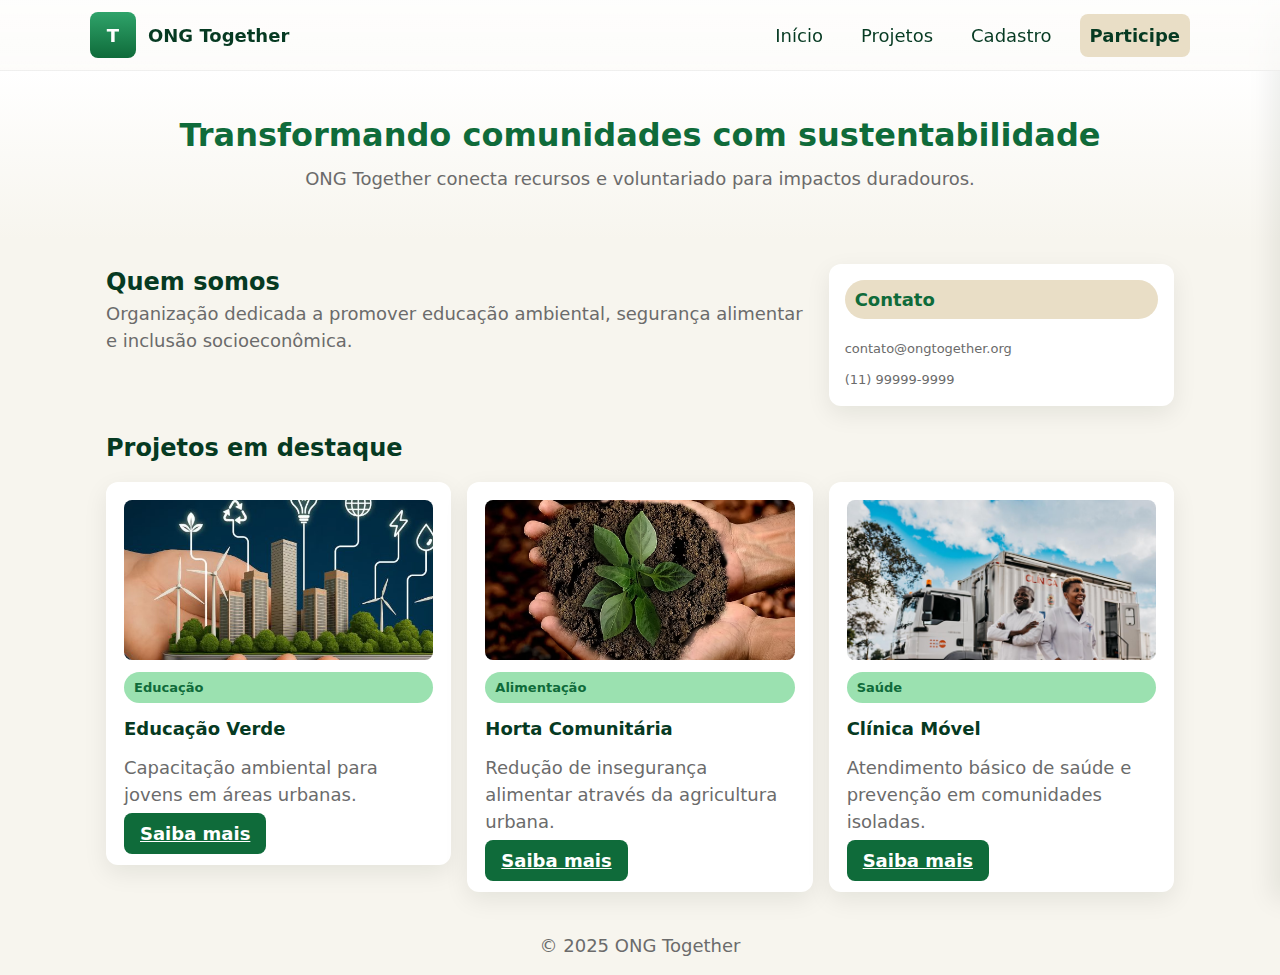
<file: index.html>
<!doctype html>
<html lang="pt-BR">

<head>
  <meta charset="utf-8">
  <meta name="viewport" content="width=device-width,initial-scale=1">
  <title>ONG Together</title>
  <link rel="stylesheet" href="css/main.css">
</head>

<body>
  <header class="header" role="banner">
    <div class="container inner">
      <a href="index.html" class="brand" aria-label="ONG Together home">
        <div class="logo-mark">T</div>
        <div>ONG <strong>Together</strong></div>
      </a>

      <nav class="nav-desktop" aria-label="Principal">
        <ul>
          <li class="nav-item"><a href="index.html">Início</a></li>
          <li class="nav-item"><a href="projetos.html">Projetos</a>
            <div class="submenu" role="menu" aria-label="Projetos submenu">
              <a href="projetos.html#destaque">Destaques</a>
              <a href="projetos.html#novos-projetos">Novos</a>
            </div>
          </li>
          <li class="nav-item"><a href="cadastro.html">Cadastro</a></li>
          <li><a class="badge" href="cadastro.html">Participe</a></li>
        </ul>
      </nav>

      <div class="nav-mobile">
        <button class="hamburger" aria-label="Abrir menu" aria-controls="mobile-panel"
          aria-expanded="false">&#9776;</button>
      </div>
    </div>
  </header>

  <div id="mobile-panel" class="mobile-panel" role="dialog" aria-label="Menu móvel" aria-hidden="true">
    <button class="hamburger" aria-label="Fechar menu">✕</button>
    <nav>
      <ul style="list-style:none;padding:16px 0;display:flex;flex-direction:column;gap:8px">
        <li><a href="index.html">Início</a></li>
        <li><a href="projetos.html">Projetos</a></li>
        <li><a href="cadastro.html">Cadastro</a></li>
      </ul>
    </nav>
  </div>

  <main>
    <section class="hero" role="region" aria-label="Destaque">
      <div class="container">
        <h1>Transformando comunidades com sustentabilidade</h1>
        <p>ONG Together conecta recursos e voluntariado para impactos duradouros.</p>
      </div>
    </section>

    <section id="sobre" class="container mt-24" role="region" aria-label="Quem somos">
      <div class="grid">
        <div class="col-8">
          <h2>Quem somos</h2>
          <p>Organização dedicada a promover educação ambiental, segurança alimentar e inclusão socioeconômica.</p>
        </div>
        <div class="col-4">
          <div class="card p-16" aria-label="Contato rápido">
            <div class="badge">Contato</div>
            <p class="field-help mt-8">contato@ongtogether.org</p>
            <p class="field-help">(11) 99999-9999</p>
          </div>
        </div>
      </div>
    </section>

    <section id="destaque" class="container mt-24" role="region" aria-label="Projetos em destaque">
      <h2>Projetos em destaque</h2>
      <div class="grid mt-16">
        <div class="col-4">
          <div class="card"><img src="img/Cidades-Sustentaveis-e-Inteligentes-1-e1748519049466-560x416.jpg"
              alt="Educação Verde"><span class="tag">Educação</span>
            <h3>Educação Verde</h3>
            <p>Capacitação ambiental para jovens em áreas urbanas.</p>
            <div><a class="btn" href="projetos.html">Saiba mais</a></div>
          </div>
        </div>
        <div class="col-4">
          <div class="card"><img src="img/meioambienteSolid.jpg" alt="Horta Comunitária"><span
              class="tag">Alimentação</span>
            <h3>Horta Comunitária</h3>
            <p>Redução de insegurança alimentar através da agricultura urbana.</p>
            <div><a class="btn" href="projetos.html">Saiba mais</a></div>
          </div>
        </div>
        <div class="col-4">
          <div class="card"><img src="img/clinicaMovel.jpg" alt="Clínica Móvel"><span class="tag">Saúde</span>
            <h3>Clínica Móvel</h3>
            <p>Atendimento básico de saúde e prevenção em comunidades isoladas.</p>
            <div><a class="btn" href="projetos.html">Saiba mais</a></div>
          </div>
        </div>
      </div>
    </section>

  </main>

  <footer class="mt-24">
    <div class="container text-center p-16">
      <p>&copy; 2025 ONG Together</p>
    </div>
  </footer>

  <div class="modal-backdrop" role="dialog" aria-hidden="true">
    <div class="modal">
      <h3>Obrigado!</h3>
      <p>Recebemos seu cadastro e entraremos em contato.</p>
      <div style="text-align:right;margin-top:12px"><button data-modal-close class="btn">Fechar</button></div>
    </div>
  </div>

  <script src="js/main.js"></script>
</body>

</html>
</file>
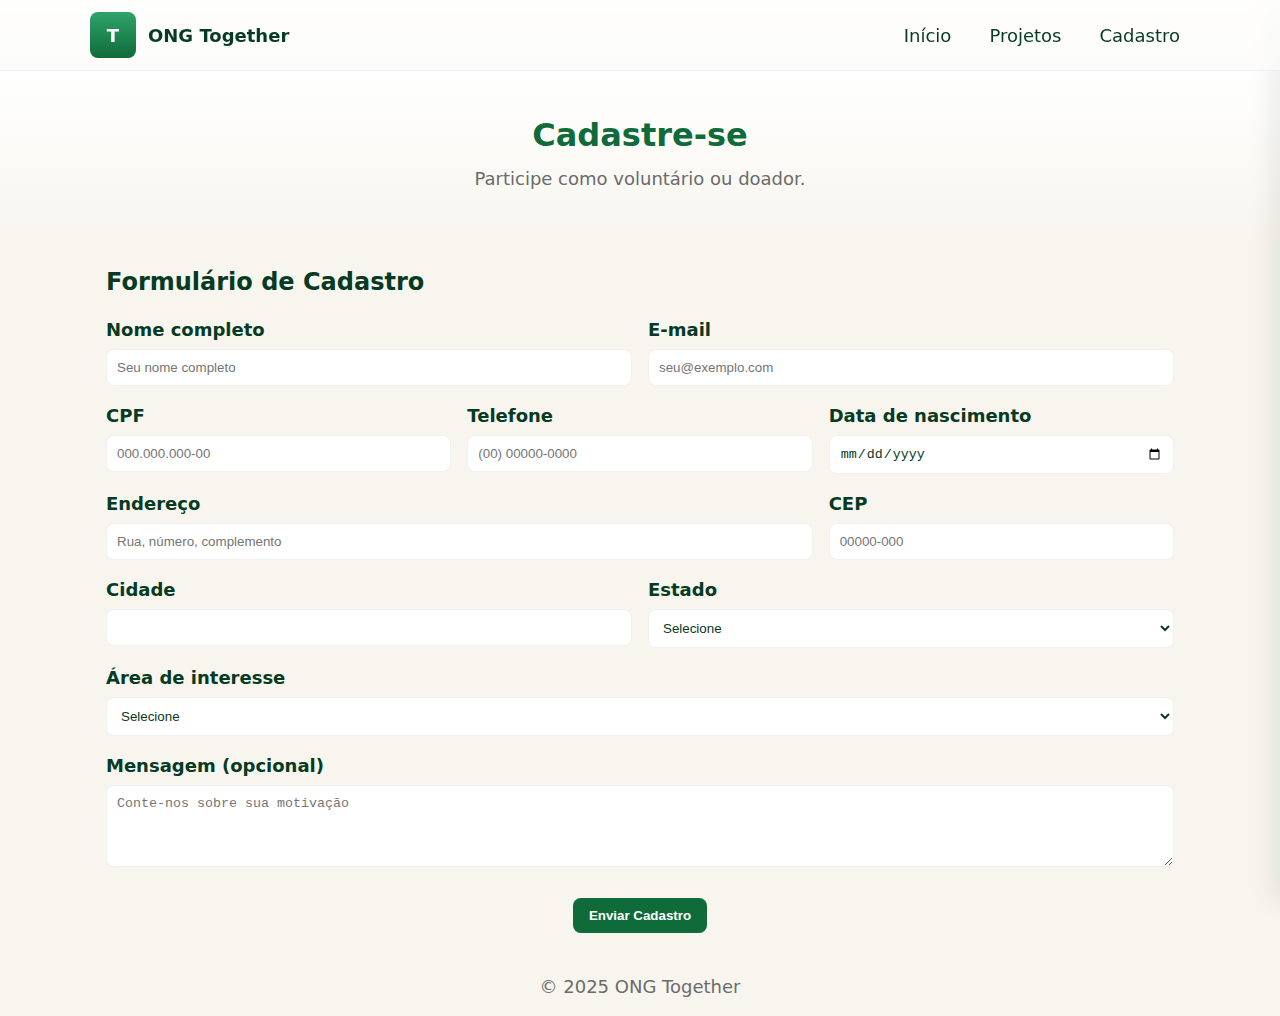
<file: cadastro.html>
<!doctype html>
<html lang="pt-BR">
<head>
  <meta charset="utf-8">
  <meta name="viewport" content="width=device-width,initial-scale=1">
  <title>Cadastro - ONG Together</title>
  <link rel="stylesheet" href="css/main.css">
</head>
<body>
  <header class="header">
    <div class="container inner">
      <a href="index.html" class="brand"><div class="logo-mark">T</div><div>ONG <strong>Together</strong></div></a>
      <nav class="nav-desktop" aria-label="Principal">
        <ul>
          <li class="nav-item"><a href="index.html">Início</a></li>
          <li class="nav-item"><a href="projetos.html">Projetos</a></li>
          <li class="nav-item"><a href="cadastro.html" class="ativo">Cadastro</a></li>
        </ul>
      </nav>
      <div class="nav-mobile"><button class="hamburger" aria-label="Abrir menu">&#9776;</button></div>
    </div>
  </header>

  <div class="mobile-panel" role="dialog" aria-label="Menu móvel">
    <button class="hamburger" aria-label="Fechar menu">✕</button>
    <nav><ul style="list-style:none;padding:16px 0;display:flex;flex-direction:column;gap:8px">
      <li><a href="index.html">Início</a></li>
      <li><a href="projetos.html">Projetos</a></li>
      <li><a href="cadastro.html">Cadastro</a></li>
    </ul></nav>
  </div>

  <section class="hero hero-cadastro">
    <div class="container">
      <h1>Cadastre-se</h1>
      <p>Participe como voluntário ou doador.</p>
    </div>
  </section>

  <main class="container mt-24">
    <section id="cadastro" role="region" aria-label="Formulário de cadastro">
      <h2>Formulário de Cadastro</h2>
      <form id="form-cadastro" novalidate>
        <div class="grid mt-16">
          <div class="col-6">
            <label for="nome">Nome completo</label>
            <input id="nome" name="nome" required placeholder="Seu nome completo">
          </div>
          <div class="col-6">
            <label for="email">E-mail</label>
            <input id="email" name="email" type="email" required placeholder="seu@exemplo.com">
          </div>
          <div class="col-4">
            <label for="cpf">CPF</label>
            <input id="cpf" name="cpf" required placeholder="000.000.000-00" maxlength="14">
          </div>
          <div class="col-4">
            <label for="telefone">Telefone</label>
            <input id="telefone" name="telefone" required placeholder="(00) 00000-0000" maxlength="15">
          </div>
          <div class="col-4">
            <label for="data_nasc">Data de nascimento</label>
            <input id="data_nasc" name="data_nasc" type="date" required>
          </div>

          <div class="col-8">
            <label for="endereco">Endereço</label>
            <input id="endereco" name="endereco" required placeholder="Rua, número, complemento">
          </div>
          <div class="col-4">
            <label for="cep">CEP</label>
            <input id="cep" name="cep" required placeholder="00000-000">
          </div>

          <div class="col-6">
            <label for="cidade">Cidade</label>
            <input id="cidade" name="cidade" required>
          </div>
          <div class="col-6">
            <label for="estado">Estado</label>
            <select id="estado" name="estado" required>
              <option value="">Selecione</option>
              <option>SP</option><option>RJ</option><option>MG</option><option>BA</option><option>PR</option><option>RS</option>
            </select>
          </div>
        </div>

        <div class="mt-16">
          <label for="area">Área de interesse</label>
          <select id="area" name="area" required>
            <option value="">Selecione</option>
            <option value="educacao">Educação</option>
            <option value="saude">Saúde</option>
            <option value="sustentabilidade">Sustentabilidade</option>
          </select>
        </div>

        <div class="mt-16">
          <label for="mensagem">Mensagem (opcional)</label>
          <textarea id="mensagem" name="mensagem" rows="4" placeholder="Conte-nos sobre sua motivação"></textarea>
        </div>

        <div class="mt-24 text-center">
          <button class="btn" type="submit">Enviar Cadastro</button>
        </div>
      </form>
    </section>
  </main>

  <footer class="mt-24">
    <div class="container text-center p-16">
      <p>&copy; 2025 ONG Together</p>
    </div>
  </footer>

  <div class="modal-backdrop" role="dialog" aria-hidden="true">
    <div class="modal">
      <h3>Recebemos!</h3>
      <p>Seu cadastro foi recebido com sucesso.</p>
      <div style="text-align:right;margin-top:12px"><button data-modal-close class="btn">Fechar</button></div>
    </div>
  </div>

  <script src="js/main.js"></script>
</body>
</html>
</file>
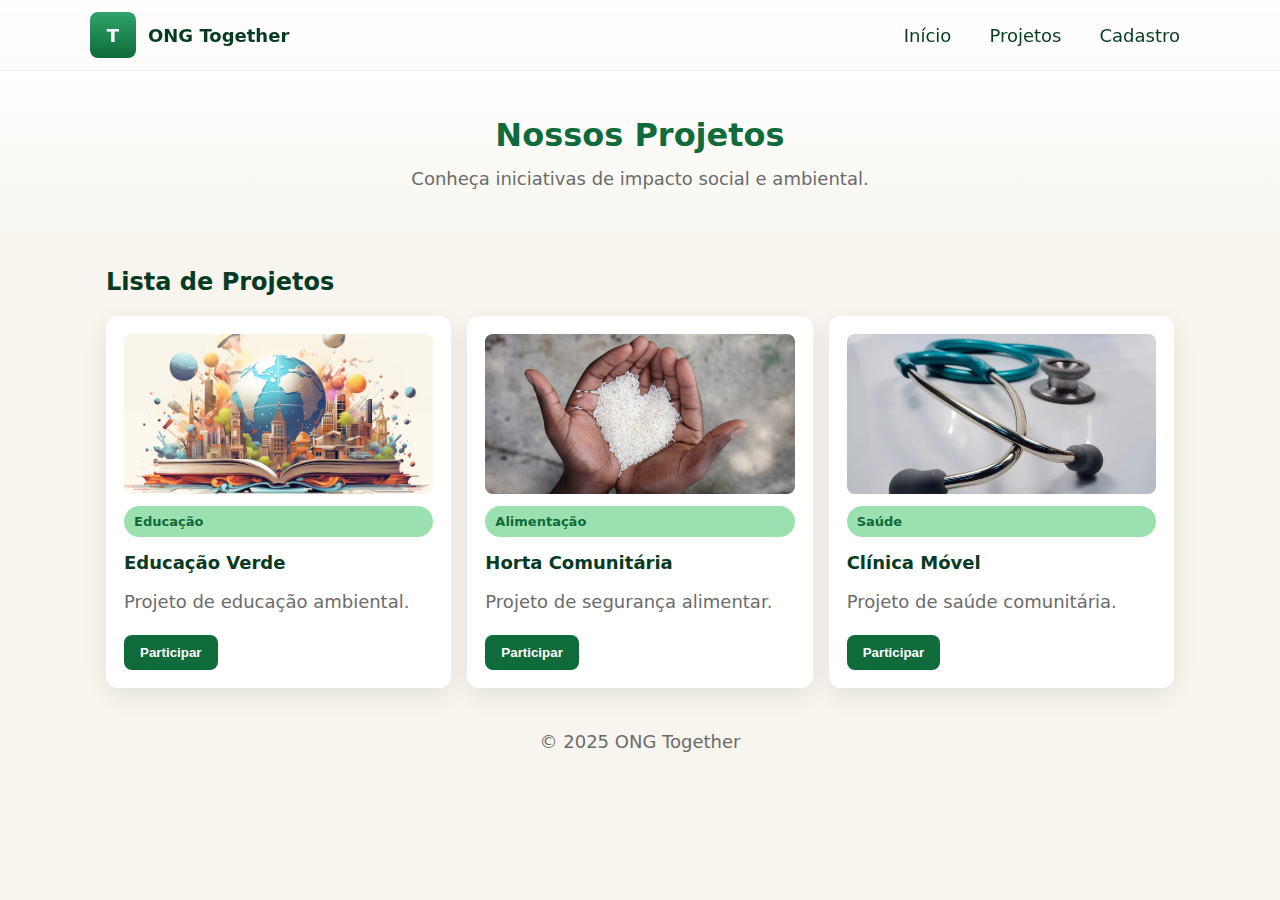
<file: projetos.html>
<!doctype html>
<html lang="pt-BR">

<head>
  <meta charset="utf-8">
  <meta name="viewport" content="width=device-width,initial-scale=1">
  <title>Projetos - ONG Together</title>
  <link rel="stylesheet" href="css/main.css">
</head>

<body>
  <header class="header">
    <div class="container inner">
      <a href="index.html" class="brand">
        <div class="logo-mark">T</div>
        <div>ONG <strong>Together</strong></div>
      </a>
      <nav class="nav-desktop" aria-label="Principal">
        <ul>
          <li class="nav-item"><a href="index.html">Início</a></li>
          <li class="nav-item"><a href="projetos.html" class="ativo">Projetos</a></li>
          <li class="nav-item"><a href="cadastro.html">Cadastro</a></li>
        </ul>
      </nav>
      <div class="nav-mobile"><button class="hamburger" aria-label="Abrir menu">&#9776;</button></div>
    </div>
  </header>

  <section class="hero hero-projetos">
    <div class="container">
      <h1>Nossos Projetos</h1>
      <p>Conheça iniciativas de impacto social e ambiental.</p>
    </div>
  </section>

  <main class="container mt-24">
    <section id="projetos-list" role="region" aria-label="Lista de projetos">
      <h2>Lista de Projetos</h2>
      <div class="grid mt-16">
        <div class="col-4">
          <article class="card"><img src="img/educaSOlidaria.jpg" alt="Projeto 1"><span class="tag">Educação</span>
            <h3>Educação Verde</h3>
            <p>Projeto de educação ambiental.</p>
            <div class="mt-8"><button class="btn" data-modal-open>Participar</button></div>
          </article>
        </div>
        <div class="col-4">
          <article class="card"><img src="img/alimentoSolid.jpg" alt="Projeto 2"><span class="tag">Alimentação</span>
            <h3>Horta Comunitária</h3>
            <p>Projeto de segurança alimentar.</p>
            <div class="mt-8"><button class="btn" data-modal-open>Participar</button></div>
          </article>
        </div>
        <div class="col-4">
          <article class="card"><img src="img/saudeSolid.jpg" alt="Projeto 3"><span class="tag">Saúde</span>
            <h3>Clínica Móvel</h3>
            <p>Projeto de saúde comunitária.</p>
            <div class="mt-8"><button class="btn" data-modal-open>Participar</button></div>
          </article>
        </div>
      </div>
    </section>
  </main>

  <footer class="mt-24">
    <div class="container text-center p-16">
      <p>&copy; 2025 ONG Together</p>
    </div>
  </footer>

  <div class="modal-backdrop" role="dialog" aria-hidden="true">
    <div class="modal">
      <h3>Obrigado!</h3>
      <p>Obrigado por se interessar — entraremos em contato.</p>
      <div style="text-align:right;margin-top:12px"><button data-modal-close class="btn">Fechar</button></div>
    </div>
  </div>

  <script src="js/main.js"></script>
</body>

</html>
</file>
<file: css/main.css>
@import 'variables.css';
@import 'base.css';
@import 'layout.css';
@import 'components.css';
@import 'utilities.css';
</file>
